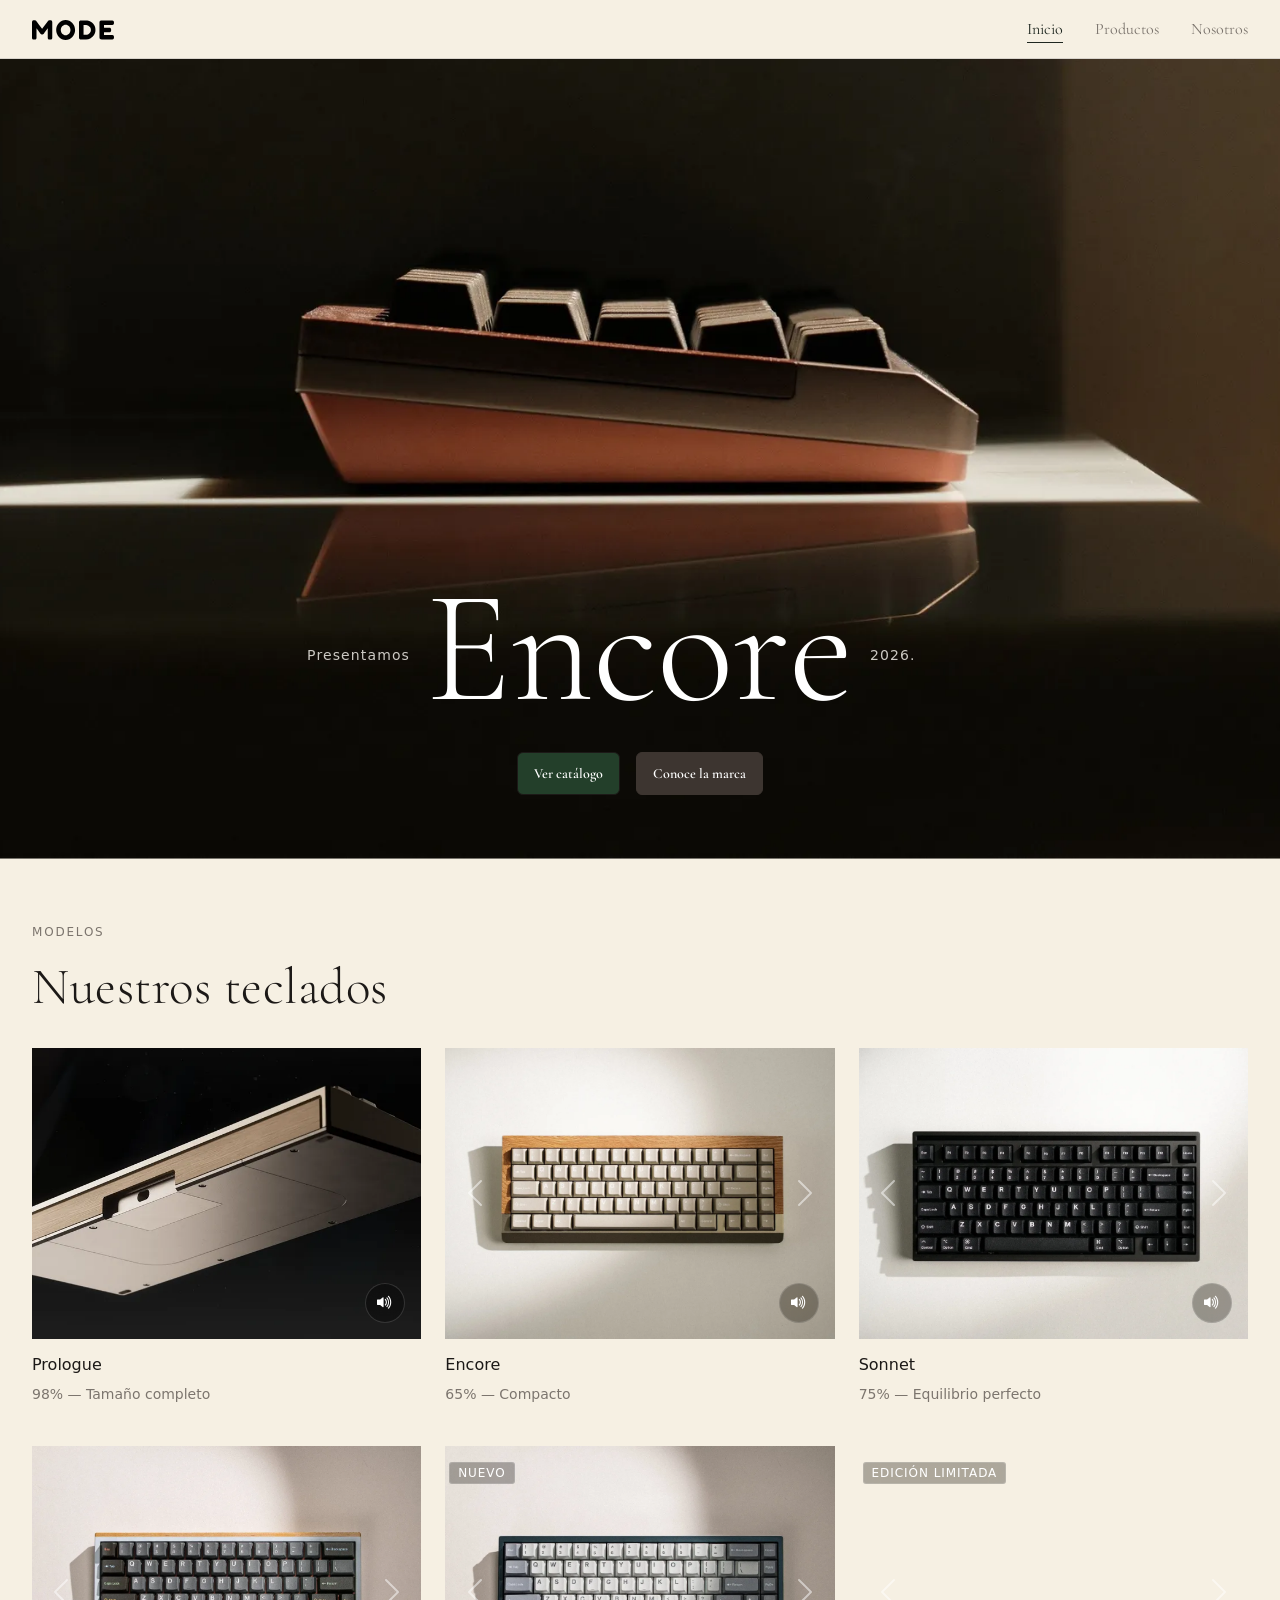
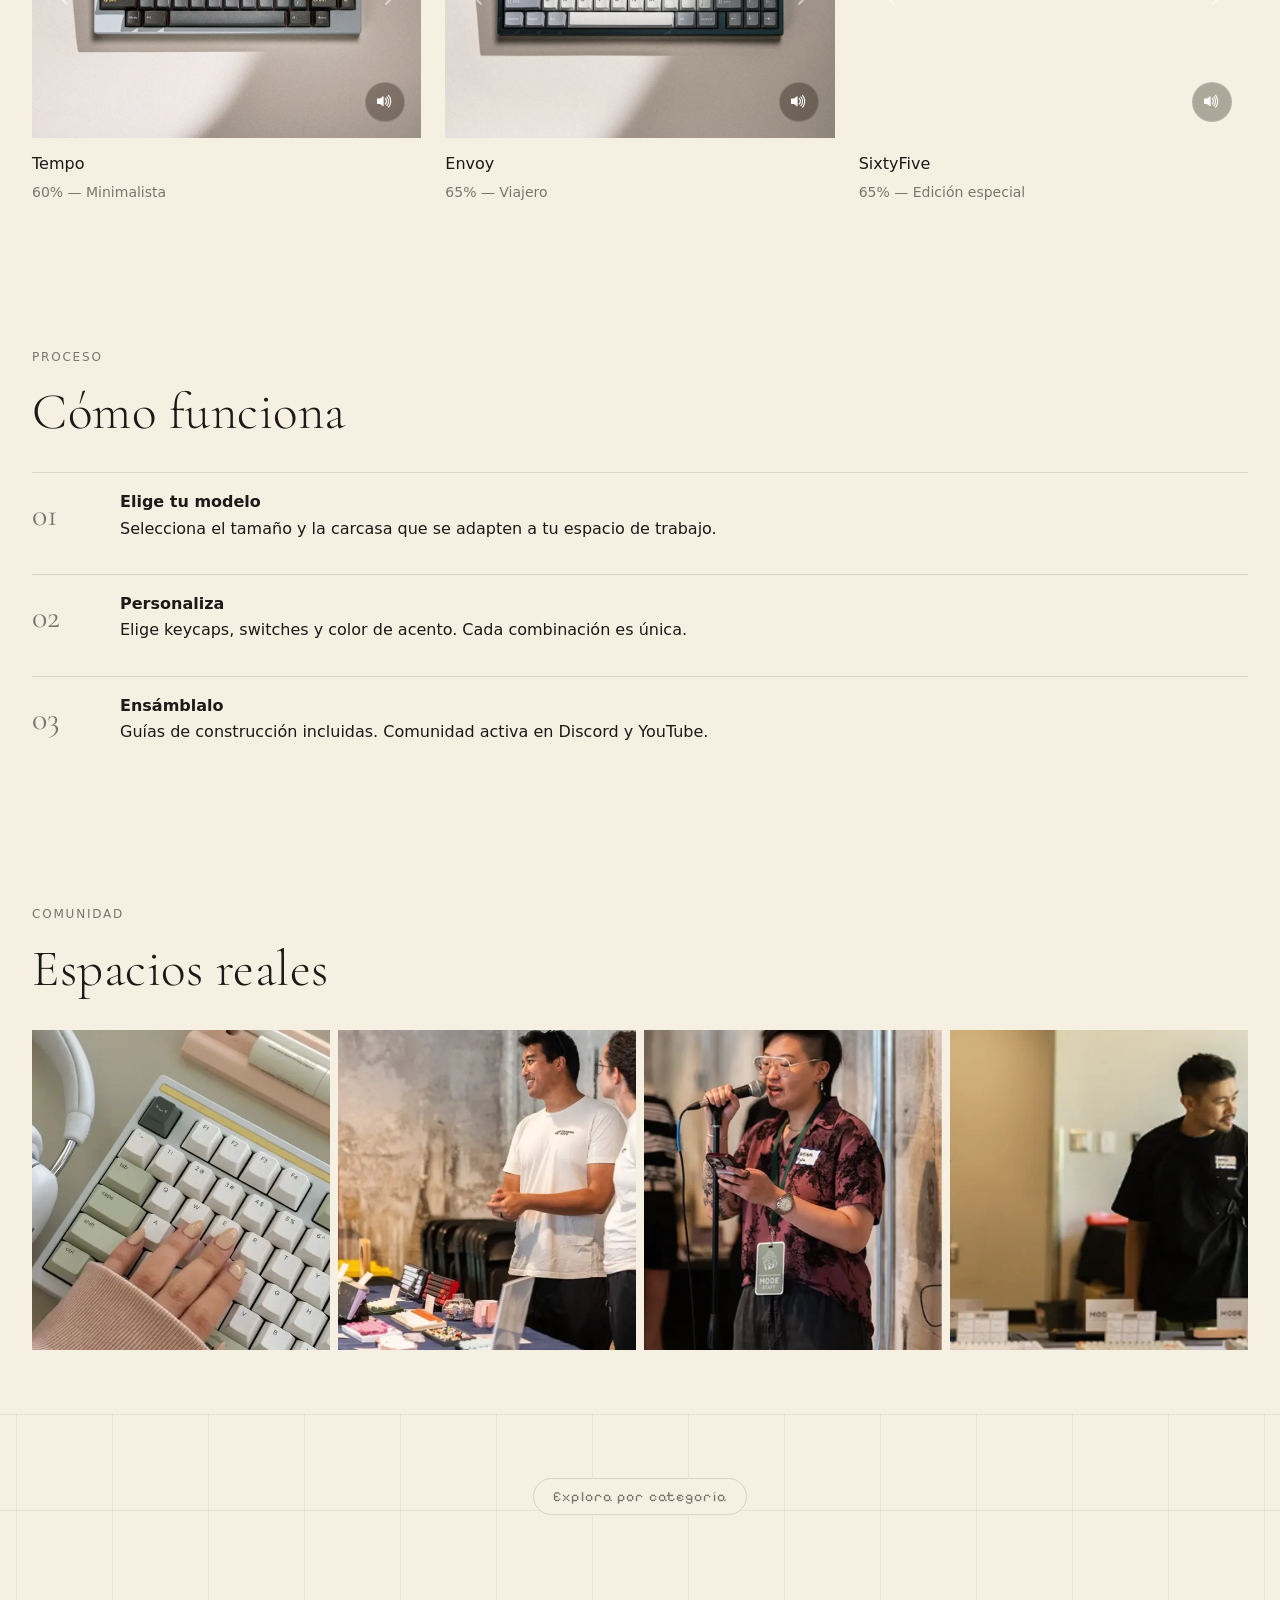
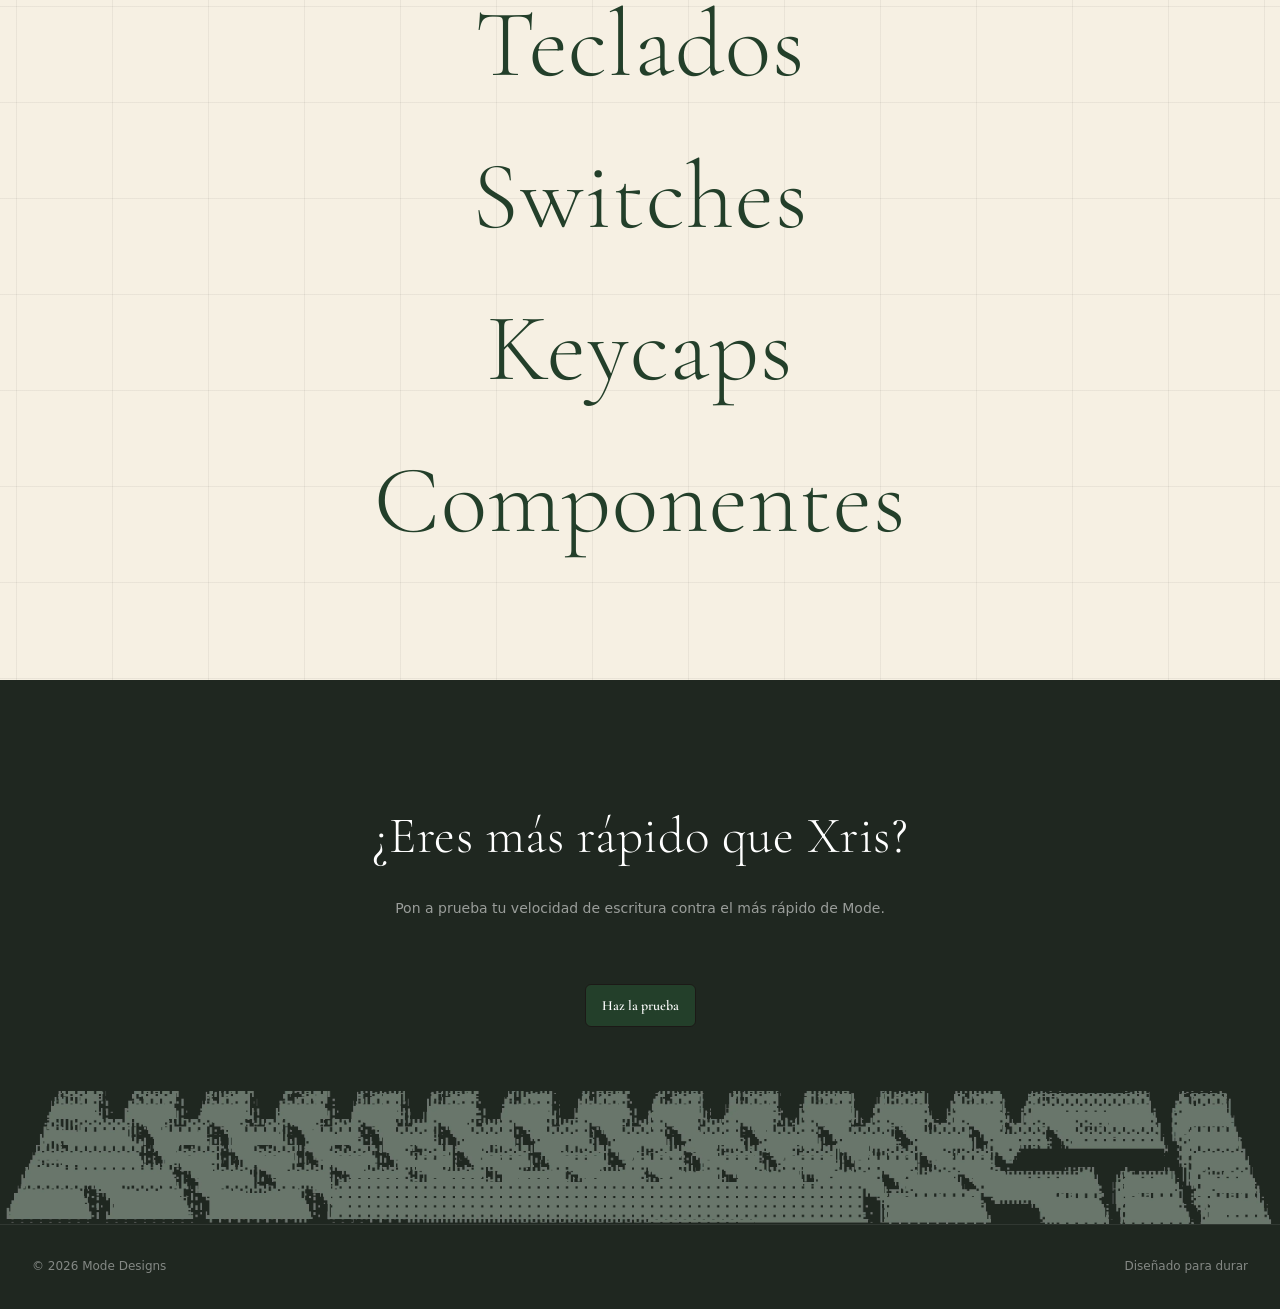
<file: index.html>
<!doctype html>
<html lang="es">
  <head>
    <meta charset="UTF-8" />
    <meta
      name="viewport"
      content="width=device-width, initial-scale=1.0"
    />
    <title>Mode Designs — Teclados de diseño premium</title>
    <meta
      name="description"
      content="Mode Designs diseña y fabrica teclados mecánicos premium. Explora modelos de 60% a 98%, keycaps y accesorios de diseño."
    />
    <link
      rel="icon"
      type="image/svg+xml"
      href="assets/brand/favicon.svg"
    />
    <link
      rel="preconnect"
      href="https://fonts.googleapis.com"
    />
    <link
      rel="preconnect"
      href="https://fonts.gstatic.com"
      crossorigin
    />
    <link
      href="https://fonts.googleapis.com/css2?family=Cormorant+Garamond:ital,wght@0,300;0,400;0,500;1,300;1,400&family=Pixelify+Sans:wght@400;700&display=swap"
      rel="stylesheet"
    />
    <link
      rel="stylesheet"
      href="https://cdn.jsdelivr.net/npm/bootstrap@5.3.3/dist/css/bootstrap.min.css"
    />
    <link
      rel="stylesheet"
      href="https://cdn.jsdelivr.net/npm/bootstrap-icons@1.11.3/font/bootstrap-icons.min.css"
    />
    <link
      rel="stylesheet"
      href="styles.css"
    />
  </head>
  <body>
    <a
      class="skip-link"
      href="#main"
      >Saltar al contenido</a
    >
    <header>
      <div>
        <a href="index.html">
          <img
            class="logo"
            src="assets/brand/logo.svg"
            alt="Logo de Mode Designs"
          />
        </a>
        <nav aria-label="Navegación principal">
          <ul>
            <li>
              <a
                href="index.html"
                class="active"
                aria-current="page"
                >Inicio</a
              >
            </li>
            <li><a href="productos.html">Productos</a></li>
            <li><a href="sobre-nosotros.html">Nosotros</a></li>
          </ul>
        </nav>
      </div>
    </header>

    <main id="main">
      <!-- HERO -->
      <section class="hero">
        <img
          src="assets/keyboards/encore-mocha-mushroom-shadows.webp"
          alt="Teclado Encore Mode Designs sobre escritorio de madera"
          fetchpriority="high"
        />
        <div class="hero-text">
          <span class="hero-label">Presentamos</span>
          <h1 lang="en">Encore</h1>
          <span class="hero-label">2026.</span>
        </div>
        <div class="hero-footer">
          <a
            href="productos.html"
            class="btn btn-primary"
            >Ver catálogo</a
          >
          <a
            href="sobre-nosotros.html"
            class="btn btn-secondary"
            >Conoce la marca</a
          >
        </div>
      </section>

      <!-- MODELOS DESTACADOS -->
      <section>
        <p class="section-label">Modelos</p>
        <h2 class="section-title">Nuestros teclados</h2>

        <div class="row row-cols-1 row-cols-md-2 row-cols-lg-3 g-4">
          <!-- Prologue -->
          <div class="col product-card">
            <div
              id="carousel-prologue"
              class="carousel slide carousel-fade"
              data-bs-ride="false"
            >
              <div class="carousel-inner">
                <div class="carousel-item active">
                  <img
                    src="assets/keyboards/prologue-thumbnail.webp"
                    alt="Teclado Prologue 98%"
                    loading="lazy"
                    decoding="async"
                  />
                </div>
              </div>
              <button
                class="sound-btn"
                type="button"
                data-audio="assets/audio/prologue-typing.mp3"
                aria-label="Escuchar prueba de sonido del teclado Prologue"
              >
                <i
                  class="bi bi-volume-up-fill icon-play"
                  aria-hidden="true"
                ></i>
                <i
                  class="bi bi-pause-fill icon-stop"
                  aria-hidden="true"
                ></i>
              </button>
            </div>
            <h3>
              <a
                href="productos.html"
                class="stretched-link"
                >Prologue</a
              >
            </h3>
            <p>98% — Tamaño completo</p>
          </div>

          <!-- Encore -->
          <div class="col product-card">
            <div
              id="carousel-encore"
              class="carousel slide carousel-fade"
              data-bs-ride="false"
            >
              <div class="carousel-inner">
                <div class="carousel-item active">
                  <img
                    src="assets/keyboards/encore-monterey-dune-front.webp"
                    alt="Teclado Encore 65% Monterey Dune"
                    loading="lazy"
                    decoding="async"
                  />
                </div>
                <div class="carousel-item">
                  <img
                    src="assets/keyboards/encore-mocha-mushroom-shadows.webp"
                    alt="Teclado Encore 65% Mocha Mushroom"
                    loading="lazy"
                    decoding="async"
                  />
                </div>
              </div>
              <button
                class="carousel-control-prev"
                type="button"
                data-bs-target="#carousel-encore"
                data-bs-slide="prev"
              >
                <span
                  class="carousel-control-prev-icon"
                  aria-hidden="true"
                ></span>
                <span class="visually-hidden">Anterior</span>
              </button>
              <button
                class="carousel-control-next"
                type="button"
                data-bs-target="#carousel-encore"
                data-bs-slide="next"
              >
                <span
                  class="carousel-control-next-icon"
                  aria-hidden="true"
                ></span>
                <span class="visually-hidden">Siguiente</span>
              </button>
              <button
                class="sound-btn"
                type="button"
                data-audio="assets/audio/encore-typing.mp3"
                aria-label="Escuchar prueba de sonido del teclado Encore"
              >
                <i
                  class="bi bi-volume-up-fill icon-play"
                  aria-hidden="true"
                ></i>
                <i
                  class="bi bi-pause-fill icon-stop"
                  aria-hidden="true"
                ></i>
              </button>
            </div>
            <h3>
              <a
                href="productos.html"
                class="stretched-link"
                >Encore</a
              >
            </h3>
            <p>65% — Compacto</p>
          </div>

          <!-- Sonnet -->
          <div class="col product-card">
            <div
              id="carousel-sonnet"
              class="carousel slide carousel-fade"
              data-bs-ride="false"
            >
              <div class="carousel-inner">
                <div class="carousel-item active">
                  <img
                    src="assets/keyboards/sonnet-black-sesame-obscura-front.webp"
                    alt="Teclado Sonnet 75% Black Sesame"
                    loading="lazy"
                    decoding="async"
                  />
                </div>
                <div class="carousel-item">
                  <img
                    src="assets/keyboards/sonnet-studio-light-anthracite-front.webp"
                    alt="Teclado Sonnet 75% Studio Light Anthracite"
                    loading="lazy"
                    decoding="async"
                  />
                </div>
              </div>
              <button
                class="carousel-control-prev"
                type="button"
                data-bs-target="#carousel-sonnet"
                data-bs-slide="prev"
              >
                <span
                  class="carousel-control-prev-icon"
                  aria-hidden="true"
                ></span>
                <span class="visually-hidden">Anterior</span>
              </button>
              <button
                class="carousel-control-next"
                type="button"
                data-bs-target="#carousel-sonnet"
                data-bs-slide="next"
              >
                <span
                  class="carousel-control-next-icon"
                  aria-hidden="true"
                ></span>
                <span class="visually-hidden">Siguiente</span>
              </button>
              <button
                class="sound-btn"
                type="button"
                data-audio="assets/audio/sonnet-typing.mp3"
                aria-label="Escuchar prueba de sonido del teclado Sonnet"
              >
                <i
                  class="bi bi-volume-up-fill icon-play"
                  aria-hidden="true"
                ></i>
                <i
                  class="bi bi-pause-fill icon-stop"
                  aria-hidden="true"
                ></i>
              </button>
            </div>
            <h3>
              <a
                href="productos.html"
                class="stretched-link"
                >Sonnet</a
              >
            </h3>
            <p>75% — Equilibrio perfecto</p>
          </div>

          <!-- Tempo -->
          <div class="col product-card">
            <div
              id="carousel-tempo"
              class="carousel slide carousel-fade"
              data-bs-ride="false"
            >
              <div class="carousel-inner">
                <div class="carousel-item active">
                  <img
                    src="assets/keyboards/tempo-top-down.webp"
                    alt="Teclado Tempo 60% vista superior"
                    loading="lazy"
                    decoding="async"
                  />
                </div>
                <div class="carousel-item">
                  <img
                    src="assets/keyboards/tempo-green-front.webp"
                    alt="Teclado Tempo 60% verde frontal"
                    loading="lazy"
                    decoding="async"
                  />
                </div>
                <div class="carousel-item">
                  <img
                    src="assets/keyboards/tempo-blue-side.webp"
                    alt="Teclado Tempo 60% azul lateral"
                    loading="lazy"
                    decoding="async"
                  />
                </div>
              </div>
              <button
                class="carousel-control-prev"
                type="button"
                data-bs-target="#carousel-tempo"
                data-bs-slide="prev"
              >
                <span
                  class="carousel-control-prev-icon"
                  aria-hidden="true"
                ></span>
                <span class="visually-hidden">Anterior</span>
              </button>
              <button
                class="carousel-control-next"
                type="button"
                data-bs-target="#carousel-tempo"
                data-bs-slide="next"
              >
                <span
                  class="carousel-control-next-icon"
                  aria-hidden="true"
                ></span>
                <span class="visually-hidden">Siguiente</span>
              </button>
              <button
                class="sound-btn"
                type="button"
                data-audio="assets/audio/tempo-typing.mp3"
                aria-label="Escuchar prueba de sonido del teclado Tempo"
              >
                <i
                  class="bi bi-volume-up-fill icon-play"
                  aria-hidden="true"
                ></i>
                <i
                  class="bi bi-pause-fill icon-stop"
                  aria-hidden="true"
                ></i>
              </button>
            </div>
            <h3>
              <a
                href="productos.html"
                class="stretched-link"
                >Tempo</a
              >
            </h3>
            <p>60% — Minimalista</p>
          </div>

          <!-- Envoy -->
          <div class="col product-card">
            <div
              id="carousel-envoy"
              class="carousel slide carousel-fade"
              data-bs-ride="false"
            >
              <div class="carousel-inner">
                <div class="carousel-item active">
                  <img
                    src="assets/keyboards/envoy-top-down.webp"
                    alt="Teclado Envoy 65% vista superior"
                    loading="lazy"
                    decoding="async"
                  />
                </div>
                <div class="carousel-item">
                  <img
                    src="assets/keyboards/envoy-blue-copper-side.webp"
                    alt="Teclado Envoy 65% azul cobre lateral"
                    loading="lazy"
                    decoding="async"
                  />
                </div>
              </div>
              <button
                class="carousel-control-prev"
                type="button"
                data-bs-target="#carousel-envoy"
                data-bs-slide="prev"
              >
                <span
                  class="carousel-control-prev-icon"
                  aria-hidden="true"
                ></span>
                <span class="visually-hidden">Anterior</span>
              </button>
              <button
                class="carousel-control-next"
                type="button"
                data-bs-target="#carousel-envoy"
                data-bs-slide="next"
              >
                <span
                  class="carousel-control-next-icon"
                  aria-hidden="true"
                ></span>
                <span class="visually-hidden">Siguiente</span>
              </button>
              <button
                class="sound-btn"
                type="button"
                data-audio="assets/audio/envoy-typing.mp3"
                aria-label="Escuchar prueba de sonido del teclado Envoy"
              >
                <i
                  class="bi bi-volume-up-fill icon-play"
                  aria-hidden="true"
                ></i>
                <i
                  class="bi bi-pause-fill icon-stop"
                  aria-hidden="true"
                ></i>
              </button>
            </div>
            <span class="badge">Nuevo</span>
            <h3>
              <a
                href="productos.html"
                class="stretched-link"
                >Envoy</a
              >
            </h3>
            <p>65% — Viajero</p>
          </div>

          <!-- SixtyFive -->
          <div class="col product-card">
            <div
              id="carousel-sixtyfive"
              class="carousel slide carousel-fade"
              data-bs-ride="false"
            >
              <div class="carousel-inner">
                <div class="carousel-item active">
                  <img
                    src="assets/keyboards/sixtyfive-top-down.webp"
                    alt="Teclado SixtyFive 65% vista superior"
                    loading="lazy"
                    decoding="async"
                  />
                </div>
                <div class="carousel-item">
                  <img
                    src="assets/keyboards/sixtyfive-green-copper-front.webp"
                    alt="Teclado SixtyFive 65% verde cobre frontal"
                    loading="lazy"
                    decoding="async"
                  />
                </div>
              </div>
              <button
                class="carousel-control-prev"
                type="button"
                data-bs-target="#carousel-sixtyfive"
                data-bs-slide="prev"
              >
                <span
                  class="carousel-control-prev-icon"
                  aria-hidden="true"
                ></span>
                <span class="visually-hidden">Anterior</span>
              </button>
              <button
                class="carousel-control-next"
                type="button"
                data-bs-target="#carousel-sixtyfive"
                data-bs-slide="next"
              >
                <span
                  class="carousel-control-next-icon"
                  aria-hidden="true"
                ></span>
                <span class="visually-hidden">Siguiente</span>
              </button>
              <button
                class="sound-btn"
                type="button"
                data-audio="assets/audio/sixtyfive-typing.mp3"
                aria-label="Escuchar prueba de sonido del teclado SixtyFive"
              >
                <i
                  class="bi bi-volume-up-fill icon-play"
                  aria-hidden="true"
                ></i>
                <i
                  class="bi bi-pause-fill icon-stop"
                  aria-hidden="true"
                ></i>
              </button>
            </div>
            <span class="badge">Edición limitada</span>
            <h3>
              <a
                href="productos.html"
                class="stretched-link"
                >SixtyFive</a
              >
            </h3>
            <p>65% — Edición especial</p>
          </div>
        </div>
      </section>

      <!-- CÓMO FUNCIONA -->
      <section>
        <p class="section-label">Proceso</p>
        <h2 class="section-title">Cómo funciona</h2>

        <ol class="steps">
          <li>
            <div>
              <strong>Elige tu modelo</strong>
              <p>
                Selecciona el tamaño y la carcasa que se adapten a tu espacio de
                trabajo.
              </p>
            </div>
          </li>
          <li>
            <div>
              <strong>Personaliza</strong>
              <p>
                Elige keycaps, switches y color de acento. Cada combinación es
                única.
              </p>
            </div>
          </li>
          <li>
            <div>
              <strong>Ensámblalo</strong>
              <p>
                Guías de construcción incluidas. Comunidad activa en Discord y
                YouTube.
              </p>
            </div>
          </li>
        </ol>
      </section>

      <!-- GALERÍA COMUNIDAD -->
      <section>
        <p class="section-label">Comunidad</p>
        <h2 class="section-title">Espacios reales</h2>

        <div class="gallery row row-cols-1 row-cols-sm-2 row-cols-lg-4 g-2">
          <div class="col">
            <img
              src="assets/community/community-photo-1.webp"
              alt="Setup minimalista de la comunidad Mode"
              loading="lazy"
              decoding="async"
            />
          </div>
          <div class="col">
            <img
              src="assets/community/community-photo-3.webp"
              alt="Teclado Mode en escritorio de madera"
              loading="lazy"
              decoding="async"
            />
          </div>
          <div class="col">
            <img
              src="assets/community/community-photo-4.webp"
              alt="Teclado Encore en uso diario"
              loading="lazy"
              decoding="async"
            />
          </div>
          <div class="col">
            <img
              src="assets/community/community-photo-6.webp"
              alt="Setup doble monitor con teclado Mode"
              loading="lazy"
              decoding="async"
            />
          </div>
        </div>
      </section>

      <!-- CATEGORÍAS -->
      <section
        id="categorias"
        class="categories"
      >
        <p class="categories-label">Explora por categoría</p>
        <ul class="category-list">
          <li class="category-item">
            <img
              src="assets/keyboards/encore-monterey-dune-front.webp"
              alt=""
              aria-hidden="true"
              loading="lazy"
            />
            <a href="productos.html#teclados">Teclados</a>
          </li>
          <li class="category-item">
            <img
              src="assets/keycaps/copper-keyboard-closeup.webp"
              alt=""
              aria-hidden="true"
              loading="lazy"
            />
            <a href="productos.html#comparativa">Switches</a>
          </li>
          <li class="category-item">
            <img
              src="assets/keycaps/keycap-lotus-closeup.webp"
              alt=""
              aria-hidden="true"
              loading="lazy"
            />
            <a href="productos.html#keycaps">Keycaps</a>
          </li>
          <li class="category-item">
            <img
              src="assets/keyboards/tempo-top-down.webp"
              alt=""
              aria-hidden="true"
              loading="lazy"
            />
            <a href="productos.html">Componentes</a>
          </li>
        </ul>
      </section>
    </main>

    <footer>
      <div class="footer-inner">
        <div class="footer-cta">
          <h2 class="section-title">¿Eres más rápido que Xris?</h2>
          <p>Pon a prueba tu velocidad de escritura contra el más rápido de Mode.</p>
          <a
            href="https://monkeytype.com"
            target="_blank"
            rel="noopener"
            class="btn btn-primary"
            >Haz la prueba</a
          >
        </div>
        <img
          class="img-fluid"
          src="assets/brand/footer-keyboard-dithered.webp"
          alt="Teclado Mode Designs"
          loading="lazy"
          decoding="async"
        />
        <div class="footer-bottom">
          <span>© 2026 Mode Designs</span>
          <span>Diseñado para durar</span>
        </div>
      </div>
    </footer>

    <script src="https://cdn.jsdelivr.net/npm/bootstrap@5.3.3/dist/js/bootstrap.bundle.min.js"></script>
    <script src="scripts/sound-test.js"></script>
  </body>
</html>
</file>
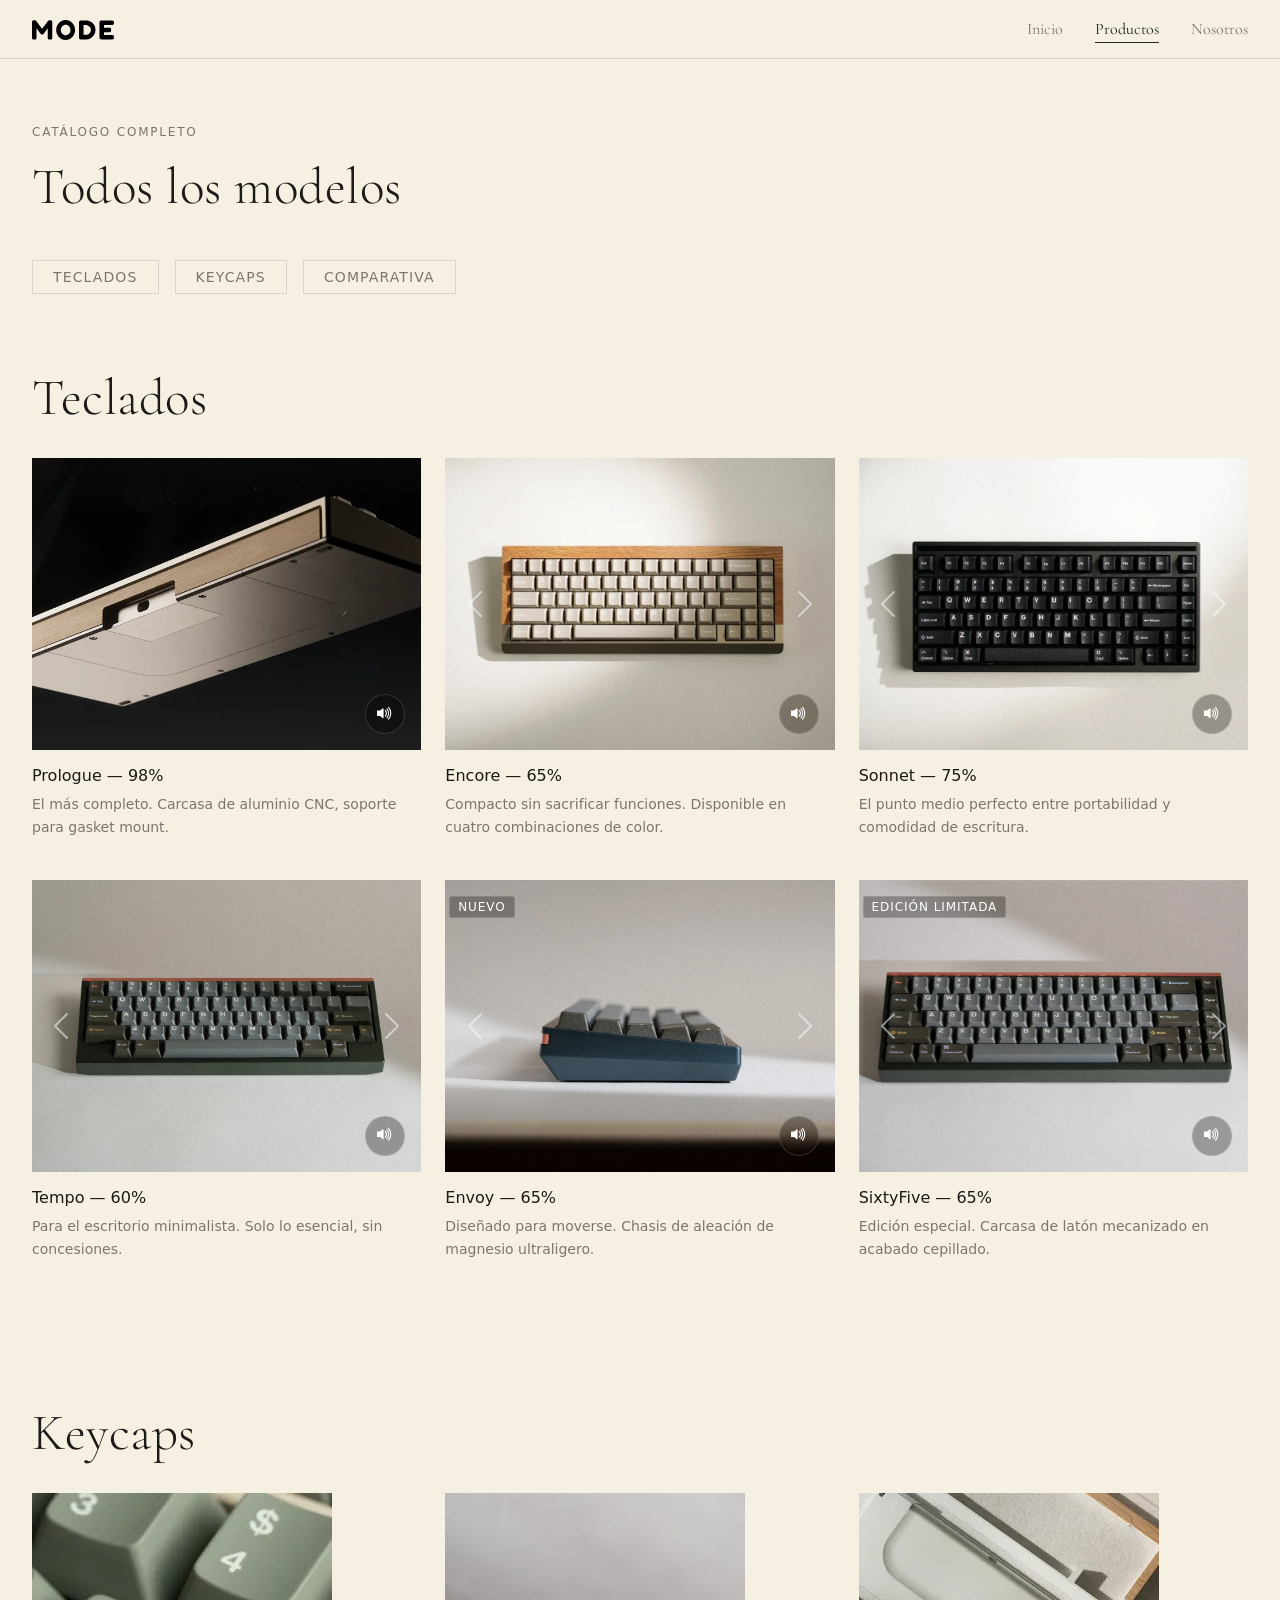
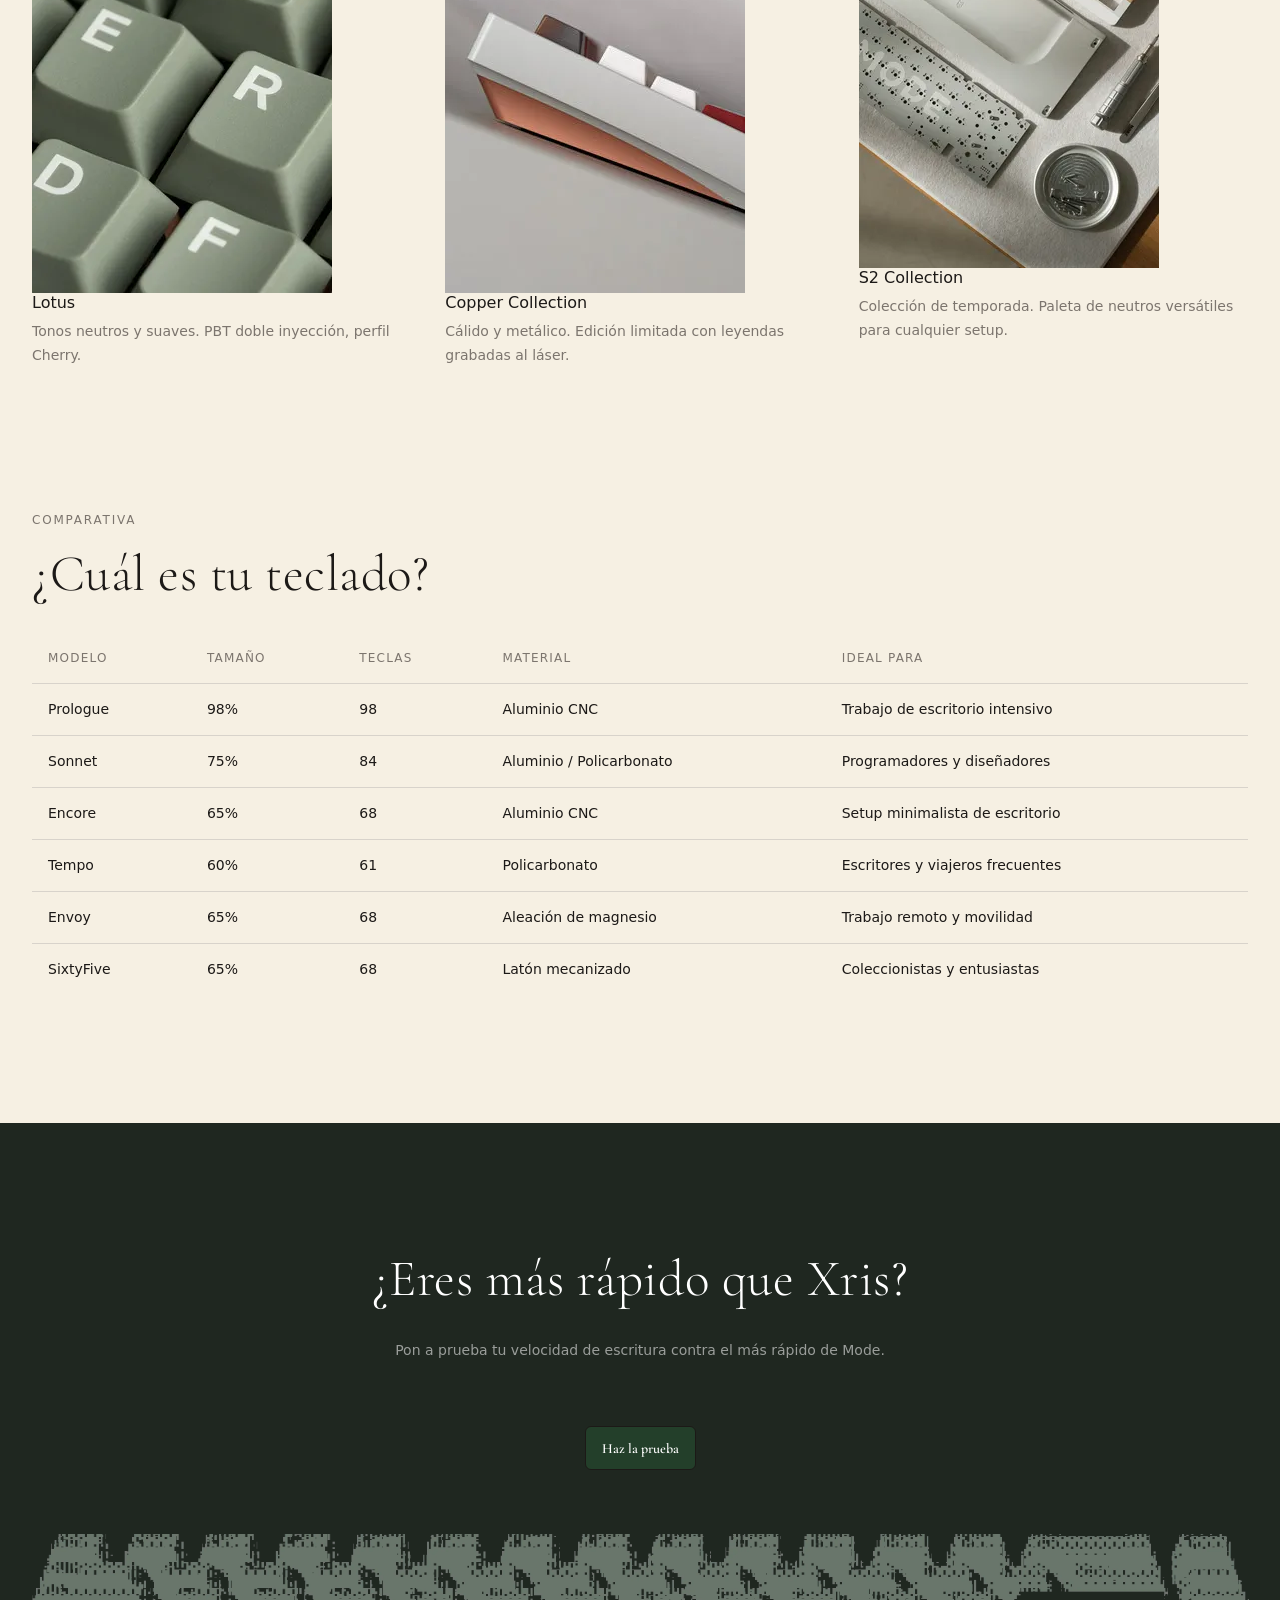
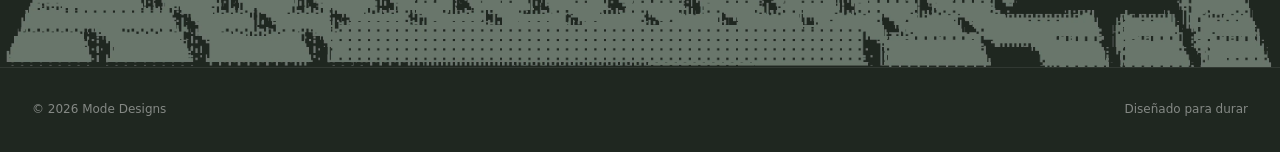
<file: productos.html>
<!doctype html>
<html lang="es">
  <head>
    <meta charset="UTF-8" />
    <meta
      name="viewport"
      content="width=device-width, initial-scale=1.0"
    />
    <title>Productos — Mode Designs</title>
    <meta
      name="description"
      content="Catálogo completo de Mode Designs: teclados mecánicos de 60% a 98%, colecciones de keycaps y tabla comparativa de modelos."
    />
    <link
      rel="icon"
      type="image/svg+xml"
      href="assets/brand/favicon.svg"
    />
    <link
      rel="preconnect"
      href="https://fonts.googleapis.com"
    />
    <link
      rel="preconnect"
      href="https://fonts.gstatic.com"
      crossorigin
    />
    <link
      href="https://fonts.googleapis.com/css2?family=Cormorant+Garamond:ital,wght@0,300;0,400;0,500;1,300;1,400&family=Pixelify+Sans:wght@400;700&display=swap"
      rel="stylesheet"
    />
    <link
      rel="stylesheet"
      href="https://cdn.jsdelivr.net/npm/bootstrap@5.3.3/dist/css/bootstrap.min.css"
    />
    <link
      rel="stylesheet"
      href="https://cdn.jsdelivr.net/npm/bootstrap-icons@1.11.3/font/bootstrap-icons.min.css"
    />
    <link
      rel="stylesheet"
      href="styles.css"
    />
  </head>
  <body>
    <a
      class="skip-link"
      href="#main"
      >Saltar al contenido</a
    >
    <header>
      <div>
        <a href="index.html">
          <img
            class="logo"
            src="assets/brand/logo.svg"
            alt="Logo de Mode Designs"
          />
        </a>
        <nav aria-label="Navegación principal">
          <ul>
            <li><a href="index.html">Inicio</a></li>
            <li>
              <a
                href="productos.html"
                class="active"
                aria-current="page"
                >Productos</a
              >
            </li>
            <li><a href="sobre-nosotros.html">Nosotros</a></li>
          </ul>
        </nav>
      </div>
    </header>

    <main id="main">
      <!-- BANNER -->
      <section>
        <p class="section-label">Catálogo completo</p>
        <h1 class="section-title">Todos los modelos</h1>

        <ul class="filter-list">
          <li><a href="#teclados">Teclados</a></li>
          <li><a href="#keycaps">Keycaps</a></li>
          <li><a href="#comparativa">Comparativa</a></li>
        </ul>
      </section>

      <!-- TECLADOS -->
      <section
        id="teclados"
        class="section-pt0"
      >
        <h2 class="section-title">Teclados</h2>

        <div class="row row-cols-1 row-cols-md-2 row-cols-lg-3 g-4">
          <!-- Prologue -->
          <div class="col product-card">
            <div
              id="carousel-prologue"
              class="carousel slide carousel-fade"
              data-bs-ride="false"
            >
              <div class="carousel-inner">
                <div class="carousel-item active">
                  <img
                    src="assets/keyboards/prologue-thumbnail.webp"
                    alt="Teclado Prologue 98%"
                    loading="lazy"
                    decoding="async"
                  />
                </div>
              </div>
              <button
                class="sound-btn"
                type="button"
                data-audio="assets/audio/prologue-typing.mp3"
                aria-label="Escuchar prueba de sonido del teclado Prologue"
              >
                <i
                  class="bi bi-volume-up-fill icon-play"
                  aria-hidden="true"
                ></i>
                <i
                  class="bi bi-pause-fill icon-stop"
                  aria-hidden="true"
                ></i>
              </button>
            </div>
            <h3>Prologue — 98%</h3>
            <p>
              El más completo. Carcasa de aluminio CNC, soporte para gasket
              mount.
            </p>
          </div>

          <!-- Encore -->
          <div class="col product-card">
            <div
              id="carousel-encore"
              class="carousel slide carousel-fade"
              data-bs-ride="false"
            >
              <div class="carousel-inner">
                <div class="carousel-item active">
                  <img
                    src="assets/keyboards/encore-monterey-dune-front.webp"
                    alt="Teclado Encore 65% Monterey Dune"
                    loading="lazy"
                    decoding="async"
                  />
                </div>
                <div class="carousel-item">
                  <img
                    src="assets/keyboards/encore-mocha-mushroom-shadows.webp"
                    alt="Teclado Encore 65% Mocha Mushroom"
                    loading="lazy"
                    decoding="async"
                  />
                </div>
              </div>
              <button
                class="carousel-control-prev"
                type="button"
                data-bs-target="#carousel-encore"
                data-bs-slide="prev"
              >
                <span
                  class="carousel-control-prev-icon"
                  aria-hidden="true"
                ></span>
                <span class="visually-hidden">Anterior</span>
              </button>
              <button
                class="carousel-control-next"
                type="button"
                data-bs-target="#carousel-encore"
                data-bs-slide="next"
              >
                <span
                  class="carousel-control-next-icon"
                  aria-hidden="true"
                ></span>
                <span class="visually-hidden">Siguiente</span>
              </button>
              <button
                class="sound-btn"
                type="button"
                data-audio="assets/audio/encore-typing.mp3"
                aria-label="Escuchar prueba de sonido del teclado Encore"
              >
                <i
                  class="bi bi-volume-up-fill icon-play"
                  aria-hidden="true"
                ></i>
                <i
                  class="bi bi-pause-fill icon-stop"
                  aria-hidden="true"
                ></i>
              </button>
            </div>
            <h3>Encore — 65%</h3>
            <p>
              Compacto sin sacrificar funciones. Disponible en cuatro
              combinaciones de color.
            </p>
          </div>

          <!-- Sonnet -->
          <div class="col product-card">
            <div
              id="carousel-sonnet"
              class="carousel slide carousel-fade"
              data-bs-ride="false"
            >
              <div class="carousel-inner">
                <div class="carousel-item active">
                  <img
                    src="assets/keyboards/sonnet-black-sesame-obscura-front.webp"
                    alt="Teclado Sonnet 75% Black Sesame"
                    loading="lazy"
                    decoding="async"
                  />
                </div>
                <div class="carousel-item">
                  <img
                    src="assets/keyboards/sonnet-studio-light-anthracite-front.webp"
                    alt="Teclado Sonnet 75% Studio Light"
                    loading="lazy"
                    decoding="async"
                  />
                </div>
              </div>
              <button
                class="carousel-control-prev"
                type="button"
                data-bs-target="#carousel-sonnet"
                data-bs-slide="prev"
              >
                <span
                  class="carousel-control-prev-icon"
                  aria-hidden="true"
                ></span>
                <span class="visually-hidden">Anterior</span>
              </button>
              <button
                class="carousel-control-next"
                type="button"
                data-bs-target="#carousel-sonnet"
                data-bs-slide="next"
              >
                <span
                  class="carousel-control-next-icon"
                  aria-hidden="true"
                ></span>
                <span class="visually-hidden">Siguiente</span>
              </button>
              <button
                class="sound-btn"
                type="button"
                data-audio="assets/audio/sonnet-typing.mp3"
                aria-label="Escuchar prueba de sonido del teclado Sonnet"
              >
                <i
                  class="bi bi-volume-up-fill icon-play"
                  aria-hidden="true"
                ></i>
                <i
                  class="bi bi-pause-fill icon-stop"
                  aria-hidden="true"
                ></i>
              </button>
            </div>
            <h3>Sonnet — 75%</h3>
            <p>
              El punto medio perfecto entre portabilidad y comodidad de
              escritura.
            </p>
          </div>

          <!-- Tempo -->
          <div class="col product-card">
            <div
              id="carousel-tempo"
              class="carousel slide carousel-fade"
              data-bs-ride="false"
            >
              <div class="carousel-inner">
                <div class="carousel-item active">
                  <img
                    src="assets/keyboards/tempo-green-front.webp"
                    alt="Teclado Tempo 60% verde frontal"
                    loading="lazy"
                    decoding="async"
                  />
                </div>
                <div class="carousel-item">
                  <img
                    src="assets/keyboards/tempo-top-down.webp"
                    alt="Teclado Tempo 60% vista superior"
                    loading="lazy"
                    decoding="async"
                  />
                </div>
                <div class="carousel-item">
                  <img
                    src="assets/keyboards/tempo-blue-side.webp"
                    alt="Teclado Tempo 60% azul lateral"
                    loading="lazy"
                    decoding="async"
                  />
                </div>
                <div class="carousel-item">
                  <img
                    src="assets/keyboards/tempo-green-side.webp"
                    alt="Teclado Tempo 60% verde lateral"
                    loading="lazy"
                    decoding="async"
                  />
                </div>
              </div>
              <button
                class="carousel-control-prev"
                type="button"
                data-bs-target="#carousel-tempo"
                data-bs-slide="prev"
              >
                <span
                  class="carousel-control-prev-icon"
                  aria-hidden="true"
                ></span>
                <span class="visually-hidden">Anterior</span>
              </button>
              <button
                class="carousel-control-next"
                type="button"
                data-bs-target="#carousel-tempo"
                data-bs-slide="next"
              >
                <span
                  class="carousel-control-next-icon"
                  aria-hidden="true"
                ></span>
                <span class="visually-hidden">Siguiente</span>
              </button>
              <button
                class="sound-btn"
                type="button"
                data-audio="assets/audio/tempo-typing.mp3"
                aria-label="Escuchar prueba de sonido del teclado Tempo"
              >
                <i
                  class="bi bi-volume-up-fill icon-play"
                  aria-hidden="true"
                ></i>
                <i
                  class="bi bi-pause-fill icon-stop"
                  aria-hidden="true"
                ></i>
              </button>
            </div>
            <h3>Tempo — 60%</h3>
            <p>
              Para el escritorio minimalista. Solo lo esencial, sin concesiones.
            </p>
          </div>

          <!-- Envoy -->
          <div class="col product-card">
            <div
              id="carousel-envoy"
              class="carousel slide carousel-fade"
              data-bs-ride="false"
            >
              <div class="carousel-inner">
                <div class="carousel-item active">
                  <img
                    src="assets/keyboards/envoy-blue-copper-side.webp"
                    alt="Teclado Envoy 65% azul cobre lateral"
                    loading="lazy"
                    decoding="async"
                  />
                </div>
                <div class="carousel-item">
                  <img
                    src="assets/keyboards/envoy-top-down.webp"
                    alt="Teclado Envoy 65% vista superior"
                    loading="lazy"
                    decoding="async"
                  />
                </div>
              </div>
              <button
                class="carousel-control-prev"
                type="button"
                data-bs-target="#carousel-envoy"
                data-bs-slide="prev"
              >
                <span
                  class="carousel-control-prev-icon"
                  aria-hidden="true"
                ></span>
                <span class="visually-hidden">Anterior</span>
              </button>
              <button
                class="carousel-control-next"
                type="button"
                data-bs-target="#carousel-envoy"
                data-bs-slide="next"
              >
                <span
                  class="carousel-control-next-icon"
                  aria-hidden="true"
                ></span>
                <span class="visually-hidden">Siguiente</span>
              </button>
              <button
                class="sound-btn"
                type="button"
                data-audio="assets/audio/envoy-typing.mp3"
                aria-label="Escuchar prueba de sonido del teclado Envoy"
              >
                <i
                  class="bi bi-volume-up-fill icon-play"
                  aria-hidden="true"
                ></i>
                <i
                  class="bi bi-pause-fill icon-stop"
                  aria-hidden="true"
                ></i>
              </button>
            </div>
            <span class="badge">Nuevo</span>
            <h3>Envoy — 65%</h3>
            <p>
              Diseñado para moverse. Chasis de aleación de magnesio ultraligero.
            </p>
          </div>

          <!-- SixtyFive -->
          <div class="col product-card">
            <div
              id="carousel-sixtyfive"
              class="carousel slide carousel-fade"
              data-bs-ride="false"
            >
              <div class="carousel-inner">
                <div class="carousel-item active">
                  <img
                    src="assets/keyboards/sixtyfive-green-copper-front.webp"
                    alt="Teclado SixtyFive 65% verde cobre"
                    loading="lazy"
                    decoding="async"
                  />
                </div>
                <div class="carousel-item">
                  <img
                    src="assets/keyboards/sixtyfive-top-down.webp"
                    alt="Teclado SixtyFive 65% vista superior"
                    loading="lazy"
                    decoding="async"
                  />
                </div>
              </div>
              <button
                class="carousel-control-prev"
                type="button"
                data-bs-target="#carousel-sixtyfive"
                data-bs-slide="prev"
              >
                <span
                  class="carousel-control-prev-icon"
                  aria-hidden="true"
                ></span>
                <span class="visually-hidden">Anterior</span>
              </button>
              <button
                class="carousel-control-next"
                type="button"
                data-bs-target="#carousel-sixtyfive"
                data-bs-slide="next"
              >
                <span
                  class="carousel-control-next-icon"
                  aria-hidden="true"
                ></span>
                <span class="visually-hidden">Siguiente</span>
              </button>
              <button
                class="sound-btn"
                type="button"
                data-audio="assets/audio/sixtyfive-typing.mp3"
                aria-label="Escuchar prueba de sonido del teclado SixtyFive"
              >
                <i
                  class="bi bi-volume-up-fill icon-play"
                  aria-hidden="true"
                ></i>
                <i
                  class="bi bi-pause-fill icon-stop"
                  aria-hidden="true"
                ></i>
              </button>
            </div>
            <span class="badge">Edición limitada</span>
            <h3>SixtyFive — 65%</h3>
            <p>
              Edición especial. Carcasa de latón mecanizado en acabado
              cepillado.
            </p>
          </div>
        </div>
      </section>

      <!-- KEYCAPS -->
      <section id="keycaps">
        <h2 class="section-title">Keycaps</h2>

        <div class="row row-cols-1 row-cols-md-3 g-4">
          <div class="col product-card">
            <img
              class="img-fluid"
              src="assets/keycaps/keycap-lotus-closeup.webp"
              alt="Keycaps Lotus, tonos suaves"
              loading="lazy"
              decoding="async"
            />
            <h3>Lotus</h3>
            <p>Tonos neutros y suaves. PBT doble inyección, perfil Cherry.</p>
          </div>

          <div class="col product-card">
            <img
              class="img-fluid"
              src="assets/keycaps/copper-keyboard-closeup.webp"
              alt="Keycaps Copper Collection"
              loading="lazy"
              decoding="async"
            />
            <h3>Copper Collection</h3>
            <p>
              Cálido y metálico. Edición limitada con leyendas grabadas al
              láser.
            </p>
          </div>

          <div class="col product-card">
            <img
              class="img-fluid"
              src="assets/keycaps/encore-s2-collection.webp"
              alt="Keycaps S2 Collection Encore"
              loading="lazy"
              decoding="async"
            />
            <h3>S2 Collection</h3>
            <p>
              Colección de temporada. Paleta de neutros versátiles para
              cualquier setup.
            </p>
          </div>
        </div>
      </section>

      <!-- TABLA COMPARATIVA -->
      <section id="comparativa">
        <p class="section-label">Comparativa</p>
        <h2 class="section-title">¿Cuál es tu teclado?</h2>

        <div class="table-responsive">
          <table>
            <thead>
              <tr>
                <th>Modelo</th>
                <th>Tamaño</th>
                <th>Teclas</th>
                <th>Material</th>
                <th>Ideal para</th>
              </tr>
            </thead>
            <tbody>
              <tr>
                <td>Prologue</td>
                <td>98%</td>
                <td>98</td>
                <td>Aluminio CNC</td>
                <td>Trabajo de escritorio intensivo</td>
              </tr>
              <tr>
                <td>Sonnet</td>
                <td>75%</td>
                <td>84</td>
                <td>Aluminio / Policarbonato</td>
                <td>Programadores y diseñadores</td>
              </tr>
              <tr>
                <td>Encore</td>
                <td>65%</td>
                <td>68</td>
                <td>Aluminio CNC</td>
                <td>Setup minimalista de escritorio</td>
              </tr>
              <tr>
                <td>Tempo</td>
                <td>60%</td>
                <td>61</td>
                <td>Policarbonato</td>
                <td>Escritores y viajeros frecuentes</td>
              </tr>
              <tr>
                <td>Envoy</td>
                <td>65%</td>
                <td>68</td>
                <td>Aleación de magnesio</td>
                <td>Trabajo remoto y movilidad</td>
              </tr>
              <tr>
                <td>SixtyFive</td>
                <td>65%</td>
                <td>68</td>
                <td>Latón mecanizado</td>
                <td>Coleccionistas y entusiastas</td>
              </tr>
            </tbody>
          </table>
        </div>
      </section>
    </main>

    <footer>
      <div class="footer-inner">
        <div class="footer-cta">
          <h2 class="section-title">¿Eres más rápido que Xris?</h2>
          <p>Pon a prueba tu velocidad de escritura contra el más rápido de Mode.</p>
          <a
            href="https://monkeytype.com"
            target="_blank"
            rel="noopener"
            class="btn btn-primary"
            >Haz la prueba</a
          >
        </div>
        <img
          class="img-fluid"
          src="assets/brand/footer-keyboard-dithered.webp"
          alt="Teclado Mode Designs"
          loading="lazy"
          decoding="async"
        />
        <div class="footer-bottom">
          <span>© 2026 Mode Designs</span>
          <span>Diseñado para durar</span>
        </div>
      </div>
    </footer>

    <script src="https://cdn.jsdelivr.net/npm/bootstrap@5.3.3/dist/js/bootstrap.bundle.min.js"></script>
    <script src="scripts/sound-test.js"></script>
  </body>
</html>
</file>
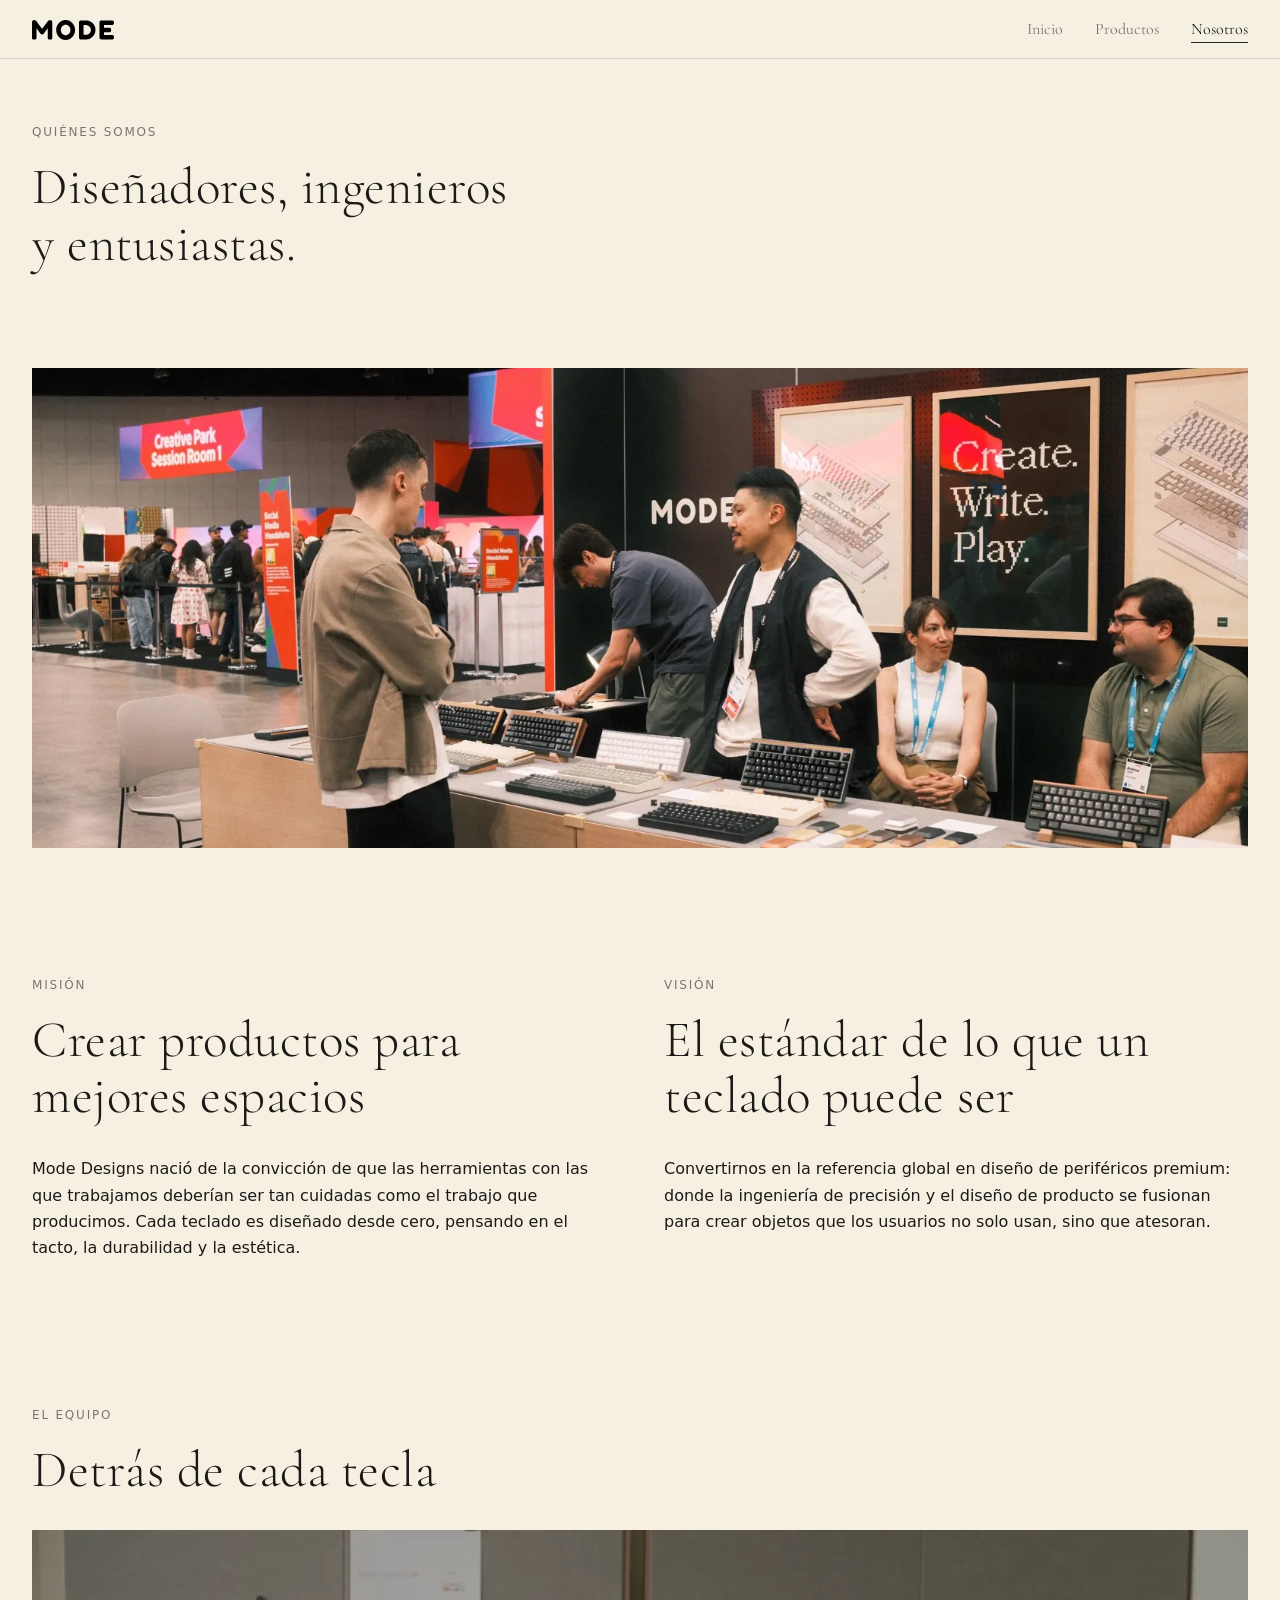
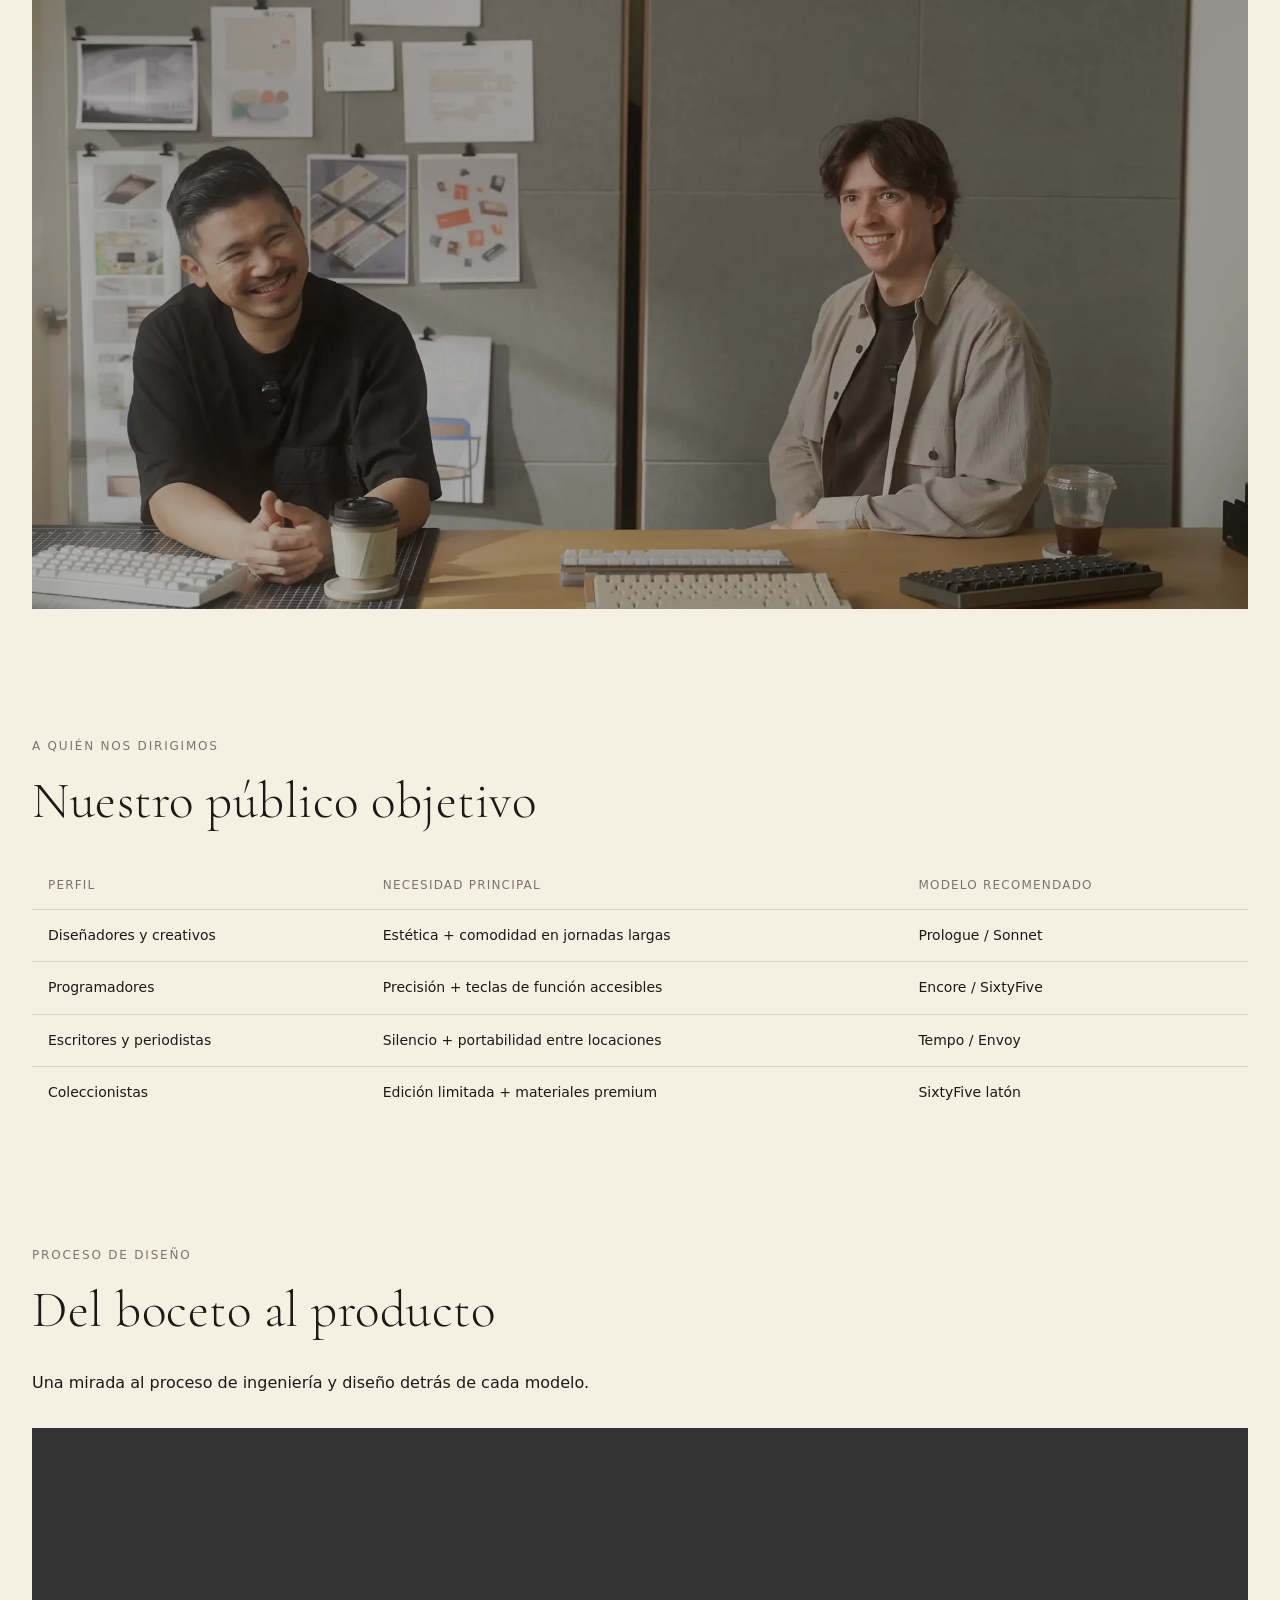
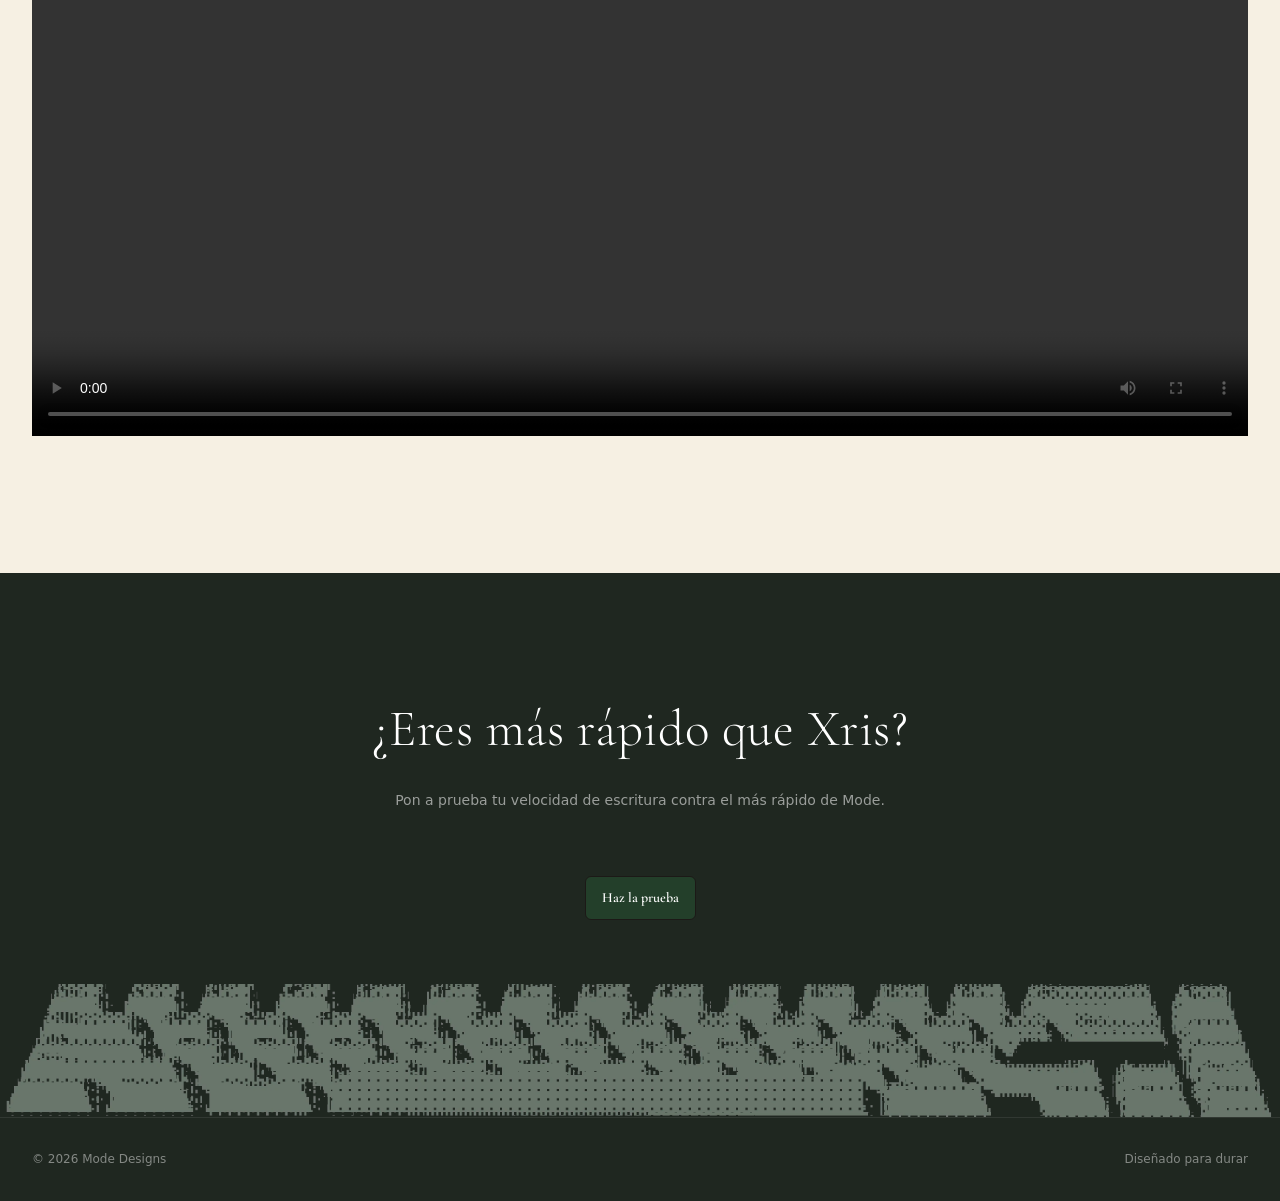
<file: sobre-nosotros.html>
<!doctype html>
<html lang="es">
  <head>
    <meta charset="UTF-8" />
    <meta
      name="viewport"
      content="width=device-width, initial-scale=1.0"
    />
    <title>Nosotros — Mode Designs</title>
    <meta
      name="description"
      content="Conoce a Mode Designs: misión, visión, equipo y el proceso de diseño detrás de cada teclado mecánico premium."
    />
    <link
      rel="icon"
      type="image/svg+xml"
      href="assets/brand/favicon.svg"
    />
    <link
      rel="preconnect"
      href="https://fonts.googleapis.com"
    />
    <link
      rel="preconnect"
      href="https://fonts.gstatic.com"
      crossorigin
    />
    <link
      href="https://fonts.googleapis.com/css2?family=Cormorant+Garamond:ital,wght@0,300;0,400;0,500;1,300;1,400&family=Pixelify+Sans:wght@400;700&display=swap"
      rel="stylesheet"
    />
    <link
      rel="stylesheet"
      href="https://cdn.jsdelivr.net/npm/bootstrap@5.3.3/dist/css/bootstrap.min.css"
    />
    <link
      rel="stylesheet"
      href="styles.css"
    />
  </head>
  <body>
    <a
      class="skip-link"
      href="#main"
      >Saltar al contenido</a
    >
    <header>
      <div>
        <a href="index.html">
          <img
            class="logo"
            src="assets/brand/logo.svg"
            alt="Logo de Mode Designs"
          />
        </a>
        <nav aria-label="Navegación principal">
          <ul>
            <li><a href="index.html">Inicio</a></li>
            <li><a href="productos.html">Productos</a></li>
            <li>
              <a
                href="sobre-nosotros.html"
                class="active"
                aria-current="page"
                >Nosotros</a
              >
            </li>
          </ul>
        </nav>
      </div>
    </header>

    <main id="main">
      <!-- INTRO -->
      <section>
        <p class="section-label">Quiénes somos</p>
        <h1 class="section-title">
          Diseñadores, ingenieros<br />y entusiastas.
        </h1>
      </section>

      <!-- FOTO EQUIPO -->
      <section class="section-pt0">
        <img
          class="cover-img"
          src="assets/brand/team-adobe-max-wide.webp"
          alt="Equipo de Mode Designs en la conferencia Adobe Max"
        />
      </section>

      <!-- MISIÓN Y VISIÓN -->
      <section>
        <div class="row row-cols-1 row-cols-md-2 g-5">
          <div class="col">
            <p class="section-label">Misión</p>
            <h2 class="section-title">Crear productos para mejores espacios</h2>
            <p>
              Mode Designs nació de la convicción de que las herramientas con
              las que trabajamos deberían ser tan cuidadas como el trabajo que
              producimos. Cada teclado es diseñado desde cero, pensando en el
              tacto, la durabilidad y la estética.
            </p>
          </div>
          <div class="col">
            <p class="section-label">Visión</p>
            <h2 class="section-title">
              El estándar de lo que un teclado puede ser
            </h2>
            <p>
              Convertirnos en la referencia global en diseño de periféricos
              premium: donde la ingeniería de precisión y el diseño de producto
              se fusionan para crear objetos que los usuarios no solo usan, sino
              que atesoran.
            </p>
          </div>
        </div>
      </section>

      <!-- NUESTRO EQUIPO -->
      <section>
        <p class="section-label">El equipo</p>
        <h2 class="section-title">Detrás de cada tecla</h2>
        <img
          class="img-fluid"
          src="assets/brand/our-team.webp"
          alt="Equipo completo de Mode Designs"
          loading="lazy"
          decoding="async"
        />
      </section>

      <!-- PÚBLICO OBJETIVO -->
      <section>
        <p class="section-label">A quién nos dirigimos</p>
        <h2 class="section-title">Nuestro público objetivo</h2>

        <div class="table-responsive">
          <table>
            <thead>
              <tr>
                <th>Perfil</th>
                <th>Necesidad principal</th>
                <th>Modelo recomendado</th>
              </tr>
            </thead>
            <tbody>
              <tr>
                <td>Diseñadores y creativos</td>
                <td>Estética + comodidad en jornadas largas</td>
                <td>Prologue / Sonnet</td>
              </tr>
              <tr>
                <td>Programadores</td>
                <td>Precisión + teclas de función accesibles</td>
                <td>Encore / SixtyFive</td>
              </tr>
              <tr>
                <td>Escritores y periodistas</td>
                <td>Silencio + portabilidad entre locaciones</td>
                <td>Tempo / Envoy</td>
              </tr>
              <tr>
                <td>Coleccionistas</td>
                <td>Edición limitada + materiales premium</td>
                <td>SixtyFive latón</td>
              </tr>
            </tbody>
          </table>
        </div>
      </section>

      <!-- VIDEO — Proceso de diseño -->
      <section>
        <p class="section-label">Proceso de diseño</p>
        <h2 class="section-title">Del boceto al producto</h2>
        <p>
          Una mirada al proceso de ingeniería y diseño detrás de cada modelo.
        </p>

        <video
          controls
          preload="metadata"
        >
          <source
            src="assets/video/video.mp4"
            type="video/mp4"
          />
          <track
            kind="captions"
            src="assets/video/subtitulos.vtt"
            srclang="es"
            label="Español"
            default
          />
          Tu navegador no es compatible con la etiqueta de video HTML5.
        </video>
      </section>
    </main>

    <footer>
      <div class="footer-inner">
        <div class="footer-cta">
          <h2 class="section-title">¿Eres más rápido que Xris?</h2>
          <p>Pon a prueba tu velocidad de escritura contra el más rápido de Mode.</p>
          <a
            href="https://monkeytype.com"
            target="_blank"
            rel="noopener"
            class="btn btn-primary"
            >Haz la prueba</a
          >
        </div>
        <img
          class="img-fluid"
          src="assets/brand/footer-keyboard-dithered.webp"
          alt="Teclado Mode Designs"
          loading="lazy"
          decoding="async"
        />
        <div class="footer-bottom">
          <span>© 2026 Mode Designs</span>
          <span>Diseñado para durar</span>
        </div>
      </div>
    </footer>
    <script src="https://cdn.jsdelivr.net/npm/bootstrap@5.3.3/dist/js/bootstrap.bundle.min.js"></script>
  </body>
</html>
</file>
<file: styles.css>
@import url('./styles/variables.css');
@import url('./styles/layout.css');
@import url('./styles/components.css');
@import url('./styles/transitions.css');
</file>
